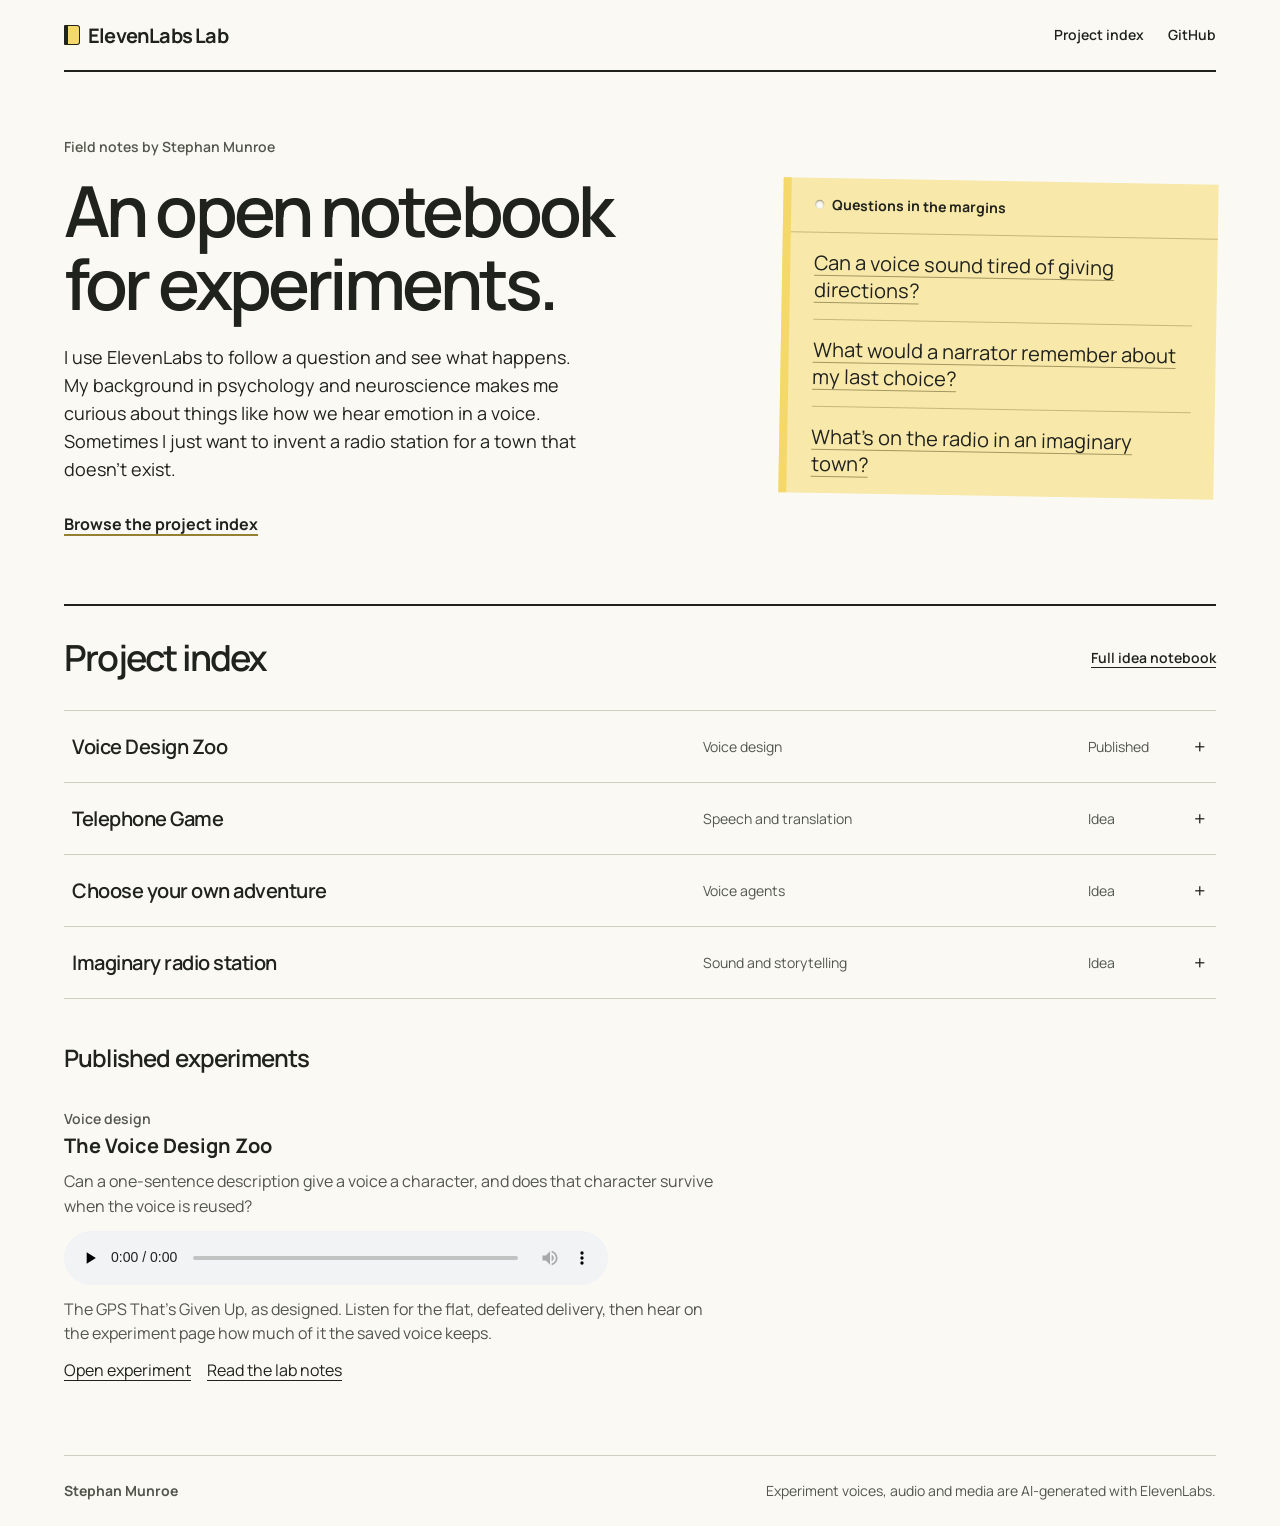
<file: docs/index.html>
<!doctype html>
<html lang="en">
<head>
  <meta charset="utf-8">
  <meta name="viewport" content="width=device-width, initial-scale=1">
  <meta name="description" content="Stephan Munroe’s project index and field notes for experiments in voice and sound with ElevenLabs.">
  <title>ElevenLabs Lab · Stephan Munroe</title>
  <link rel="stylesheet" href="styles.css">
  <script src="gallery.js" defer></script>
</head>
<body>
  <a class="skip" href="#main">Skip to content</a>
  <header class="mast wrap">
    <a class="brand" href="./"><span aria-hidden="true" class="spine"></span>ElevenLabs Lab</a>
    <nav aria-label="Main navigation"><a href="#notebook">Project index</a><a href="https://github.com/Stephjm24/elevenlabs-lab">GitHub</a></nav>
  </header>
  <main id="main" class="wrap">
    <section class="feature" aria-labelledby="feature-title">
      <div class="lead">
        <p class="byline">Field notes by Stephan Munroe</p>
        <h1 id="feature-title">An open notebook for experiments.</h1>
        <p class="intro">I use ElevenLabs to follow a question and see what happens. My background in psychology and neuroscience makes me curious about things like how we hear emotion in a voice. Sometimes I just want to invent a radio station for a town that doesn’t exist.</p>
        <a class="index-link" href="#notebook">Browse the project index</a>
      </div>
      <aside class="note" aria-labelledby="note-title">
        <div class="note-header"><span class="pin" aria-hidden="true"></span><h2 id="note-title">Questions in the margins</h2></div>
        <ul class="questions">
          <li><a href="voice-design-zoo/#gps-given-up">Can a voice sound tired of giving directions?</a></li>
          <li><a href="#agent-question">What would a narrator remember about my last choice?</a></li>
          <li><a href="#radio-question">What’s on the radio in an imaginary town?</a></li>
        </ul>
      </aside>
    </section>
    <section class="index" id="notebook" aria-labelledby="index-title">
      <div class="section-head"><h2 id="index-title">Project index</h2><a href="https://github.com/Stephjm24/elevenlabs-lab/blob/main/IDEAS.md">Full idea notebook</a></div>
      <details class="entry">
        <summary><span class="entry-title">Voice Design Zoo</span><span class="kind">Voice design</span><span class="state">Published</span></summary>
        <div class="entry-note" id="voice-question"><h3>What I found</h3><p>I designed twelve voices from a sentence each, then had each saved voice read its line again. The design previews carried real character, but the saved voices drifted towards the middle: slow voices sped up and deep ones rose. On video, Aurora gave the cleaner talking head for a person, and OmniHuman was the only model that brought a sourdough starter to life. <a href="voice-design-zoo/">Open the experiment</a> or <a href="https://github.com/Stephjm24/elevenlabs-lab/blob/main/projects/voice-design-zoo/README.md">read the lab notes</a>.</p></div>
      </details>
      <details class="entry">
        <summary><span class="entry-title">Telephone Game</span><span class="kind">Speech and translation</span><span class="state">Idea</span></summary>
        <div class="entry-note"><h3>What I’d listen for</h3><p>I’d put one sentence through 20 rounds of transcription, translation and revoicing. I want to catch the first round where the words still sound plausible but the meaning has slipped.</p></div>
      </details>
      <details class="entry">
        <summary><span class="entry-title">Choose your own adventure</span><span class="kind">Voice agents</span><span class="state">Idea</span></summary>
        <div class="entry-note" id="agent-question"><h3>What I’d build</h3><p>I’d write a short story with a fork in the road and let the listener choose by speaking. A few scenes later, I’d ask the narrator about the road we took. Does its answer fit the story we actually heard?</p></div>
      </details>
      <details class="entry">
        <summary><span class="entry-title">Imaginary radio station</span><span class="kind">Sound and storytelling</span><span class="state">Idea</span></summary>
        <div class="entry-note" id="radio-question"><h3>Where I’d start</h3><p>A local DJ, one station jingle and a weather report from a place I’ve made up. I’d like to see how much of a town you can picture from a minute of radio.</p></div>
      </details>
    </section>
    <section id="experiments" aria-labelledby="experiments-title">
      <h2 id="experiments-title">Published experiments</h2>
      <div id="projects"><p class="status">Browse the <a href="https://github.com/Stephjm24/elevenlabs-lab/tree/main/projects">project folders on GitHub</a>.</p></div>
    </section>
  </main>
  <footer class="wrap"><strong>Stephan Munroe</strong><span>Experiment voices, audio and media are AI-generated with ElevenLabs.</span></footer>
</body>
</html>
</file>
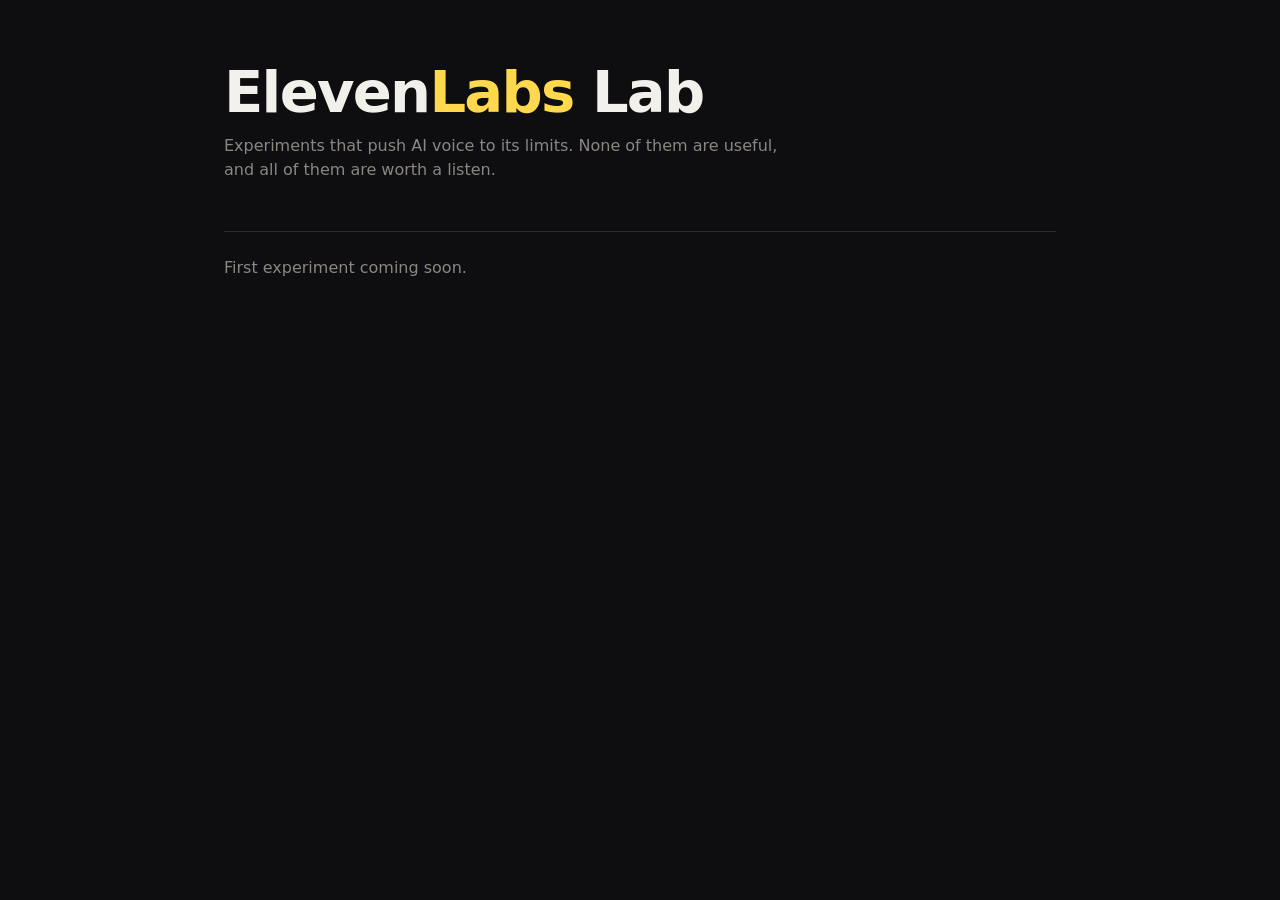
<file: site/index.html>
<!DOCTYPE html>
<html lang="en">
<head>
<meta charset="utf-8">
<meta name="viewport" content="width=device-width, initial-scale=1">
<title>ElevenLabs Lab</title>
<style>
  :root { --bg:#0e0e10; --fg:#f2f0eb; --muted:#8a8780; --line:#2a2a2e; --accent:#ffd84d; }
  * { box-sizing:border-box; }
  body { margin:0; background:var(--bg); color:var(--fg); font:16px/1.55 ui-sans-serif, system-ui, sans-serif; }
  main { max-width:880px; margin:0 auto; padding:64px 24px; }
  h1 { font-size:clamp(2.2rem,6vw,3.6rem); line-height:1; margin:0 0 12px; letter-spacing:-0.03em; }
  h1 span { color:var(--accent); }
  .lede { color:var(--muted); max-width:56ch; margin:0 0 48px; }
  .card { border-top:1px solid var(--line); padding:24px 0; display:grid; gap:8px; }
  .card h2 { margin:0; font-size:1.25rem; }
  .card p { margin:0; color:var(--muted); }
  .tag { font:12px ui-monospace, monospace; color:var(--accent); text-transform:uppercase; letter-spacing:.08em; }
  audio { width:100%; max-width:480px; margin-top:6px; }
  a { color:var(--fg); }
  .empty { color:var(--muted); border-top:1px solid var(--line); padding-top:24px; }
</style>
</head>
<body>
<main>
  <h1>Eleven<span>Labs</span> Lab</h1>
  <p class="lede">Experiments that push AI voice to its limits. None of them are useful, and all of them are worth a listen.</p>
  <div id="projects"></div>
</main>
<script>
  // Add an entry to projects.json for each experiment; the page renders it.
  fetch('projects.json').then(r => r.json()).then(list => {
    const root = document.getElementById('projects');
    if (!list.length) { root.innerHTML = '<p class="empty">First experiment coming soon.</p>'; return; }
    for (const p of list) {
      const el = document.createElement('article');
      el.className = 'card';
      el.innerHTML = `<span class="tag"></span><h2></h2><p></p>`;
      el.querySelector('.tag').textContent = p.pushes || '';
      el.querySelector('h2').textContent = p.title;
      el.querySelector('p').textContent = p.hook || '';
      if (p.audio) { const a = document.createElement('audio'); a.controls = true; a.preload = 'none'; a.src = p.audio; el.appendChild(a); }
      if (p.link) { const l = document.createElement('a'); l.href = p.link; l.textContent = 'Open experiment →'; el.appendChild(l); }
      root.appendChild(el);
    }
  }).catch(() => {});
</script>
</body>
</html>
</file>
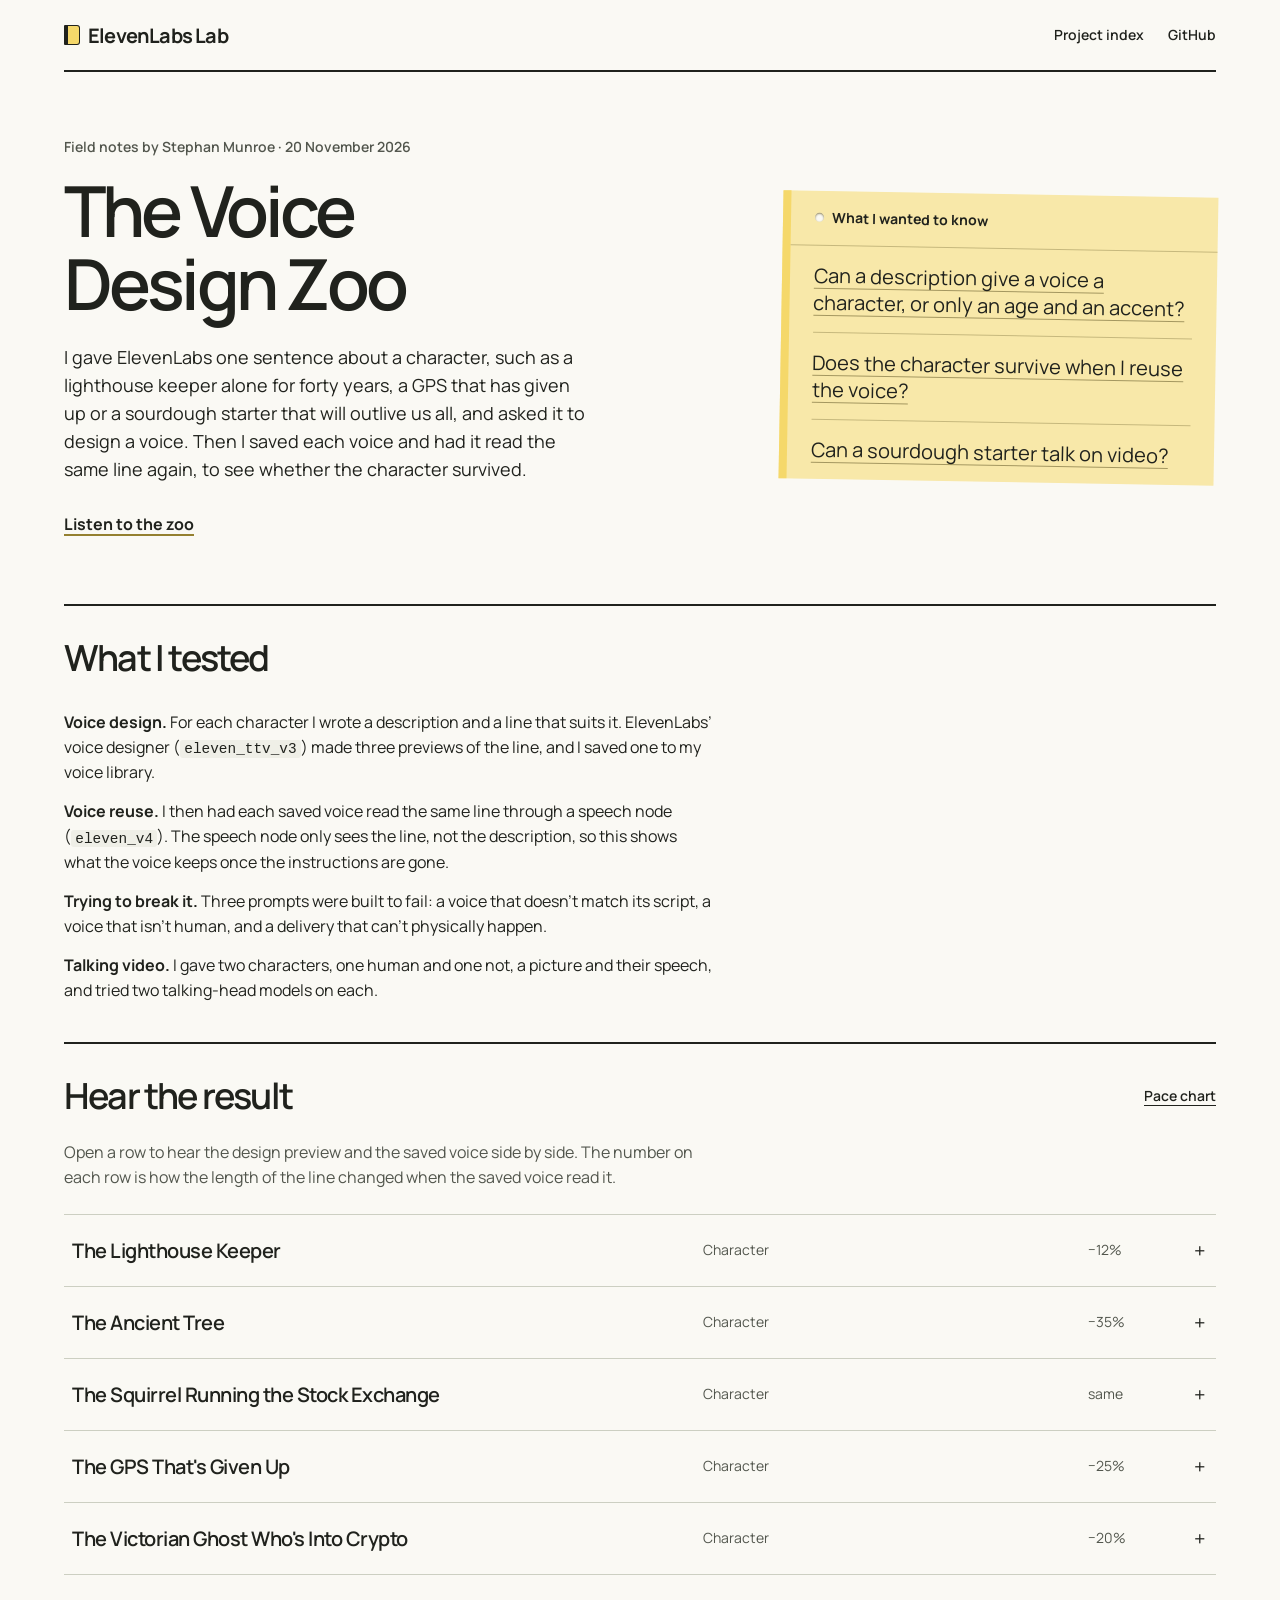
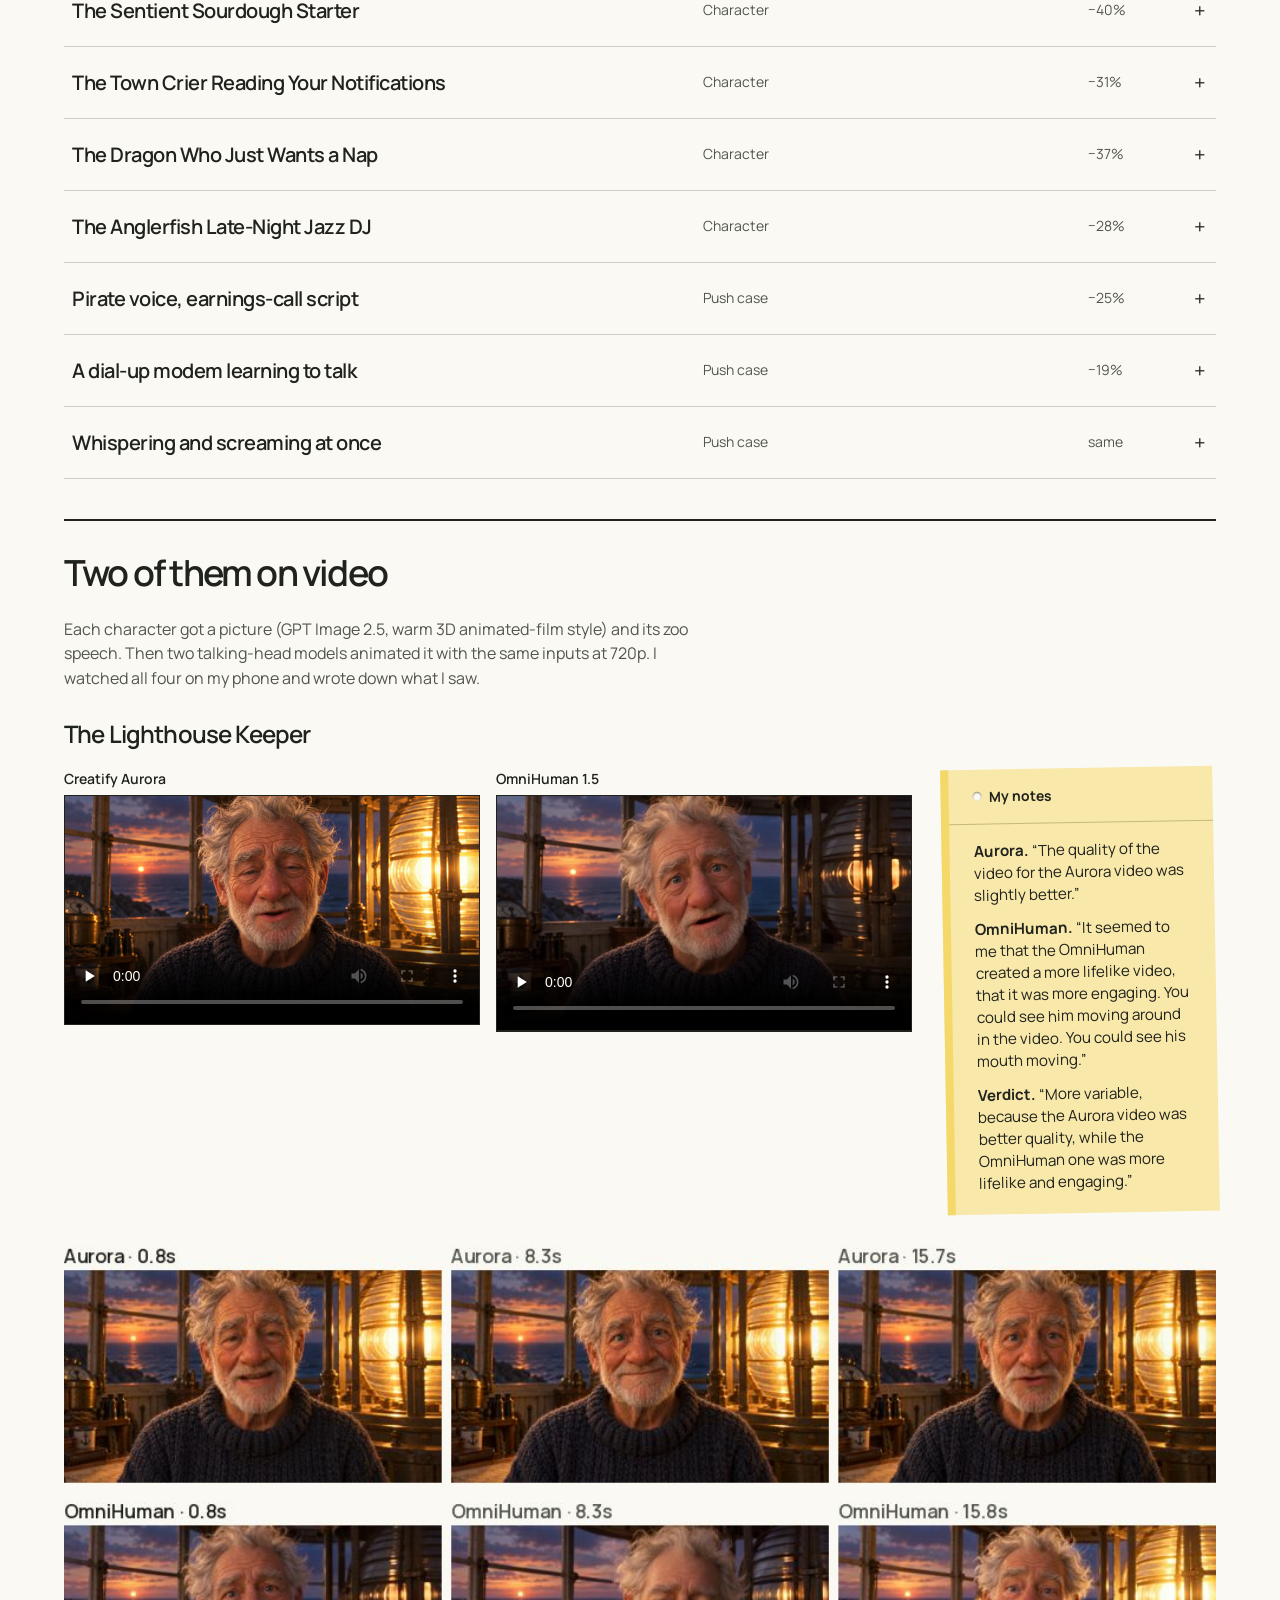
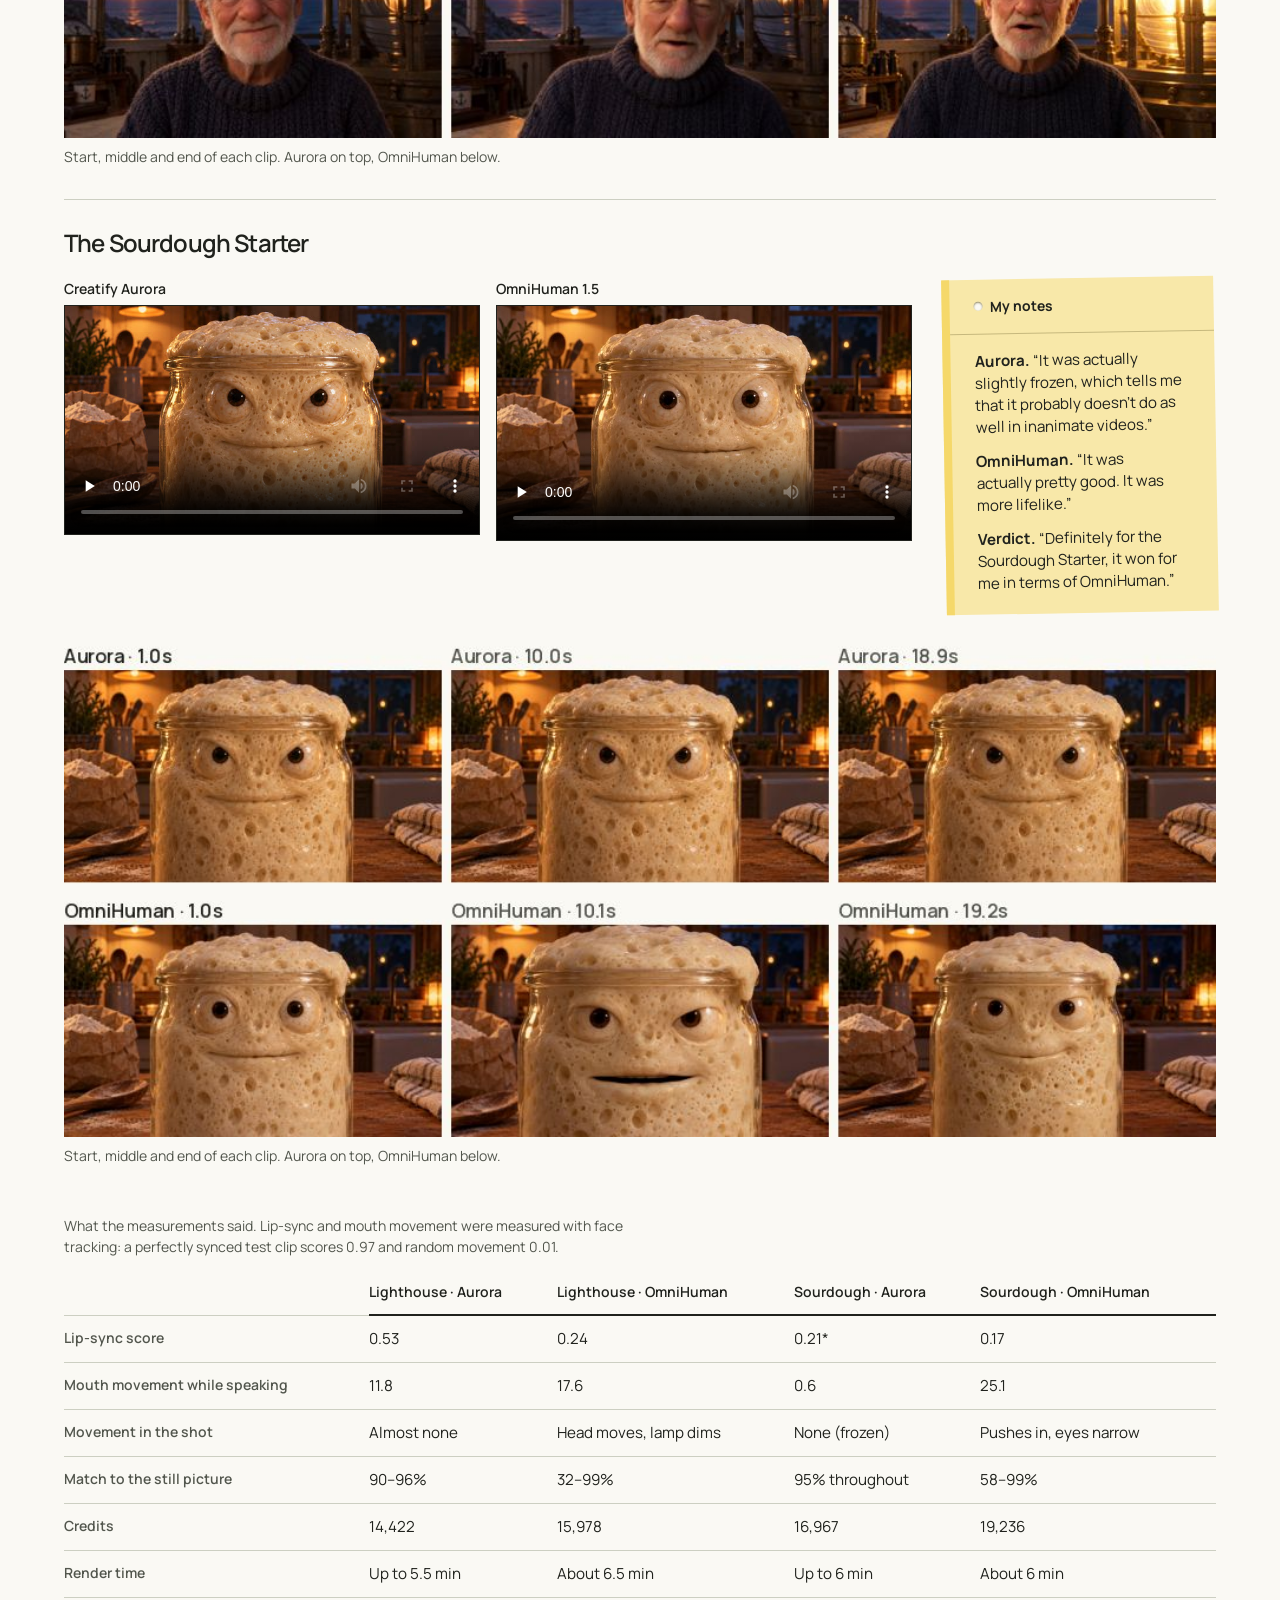
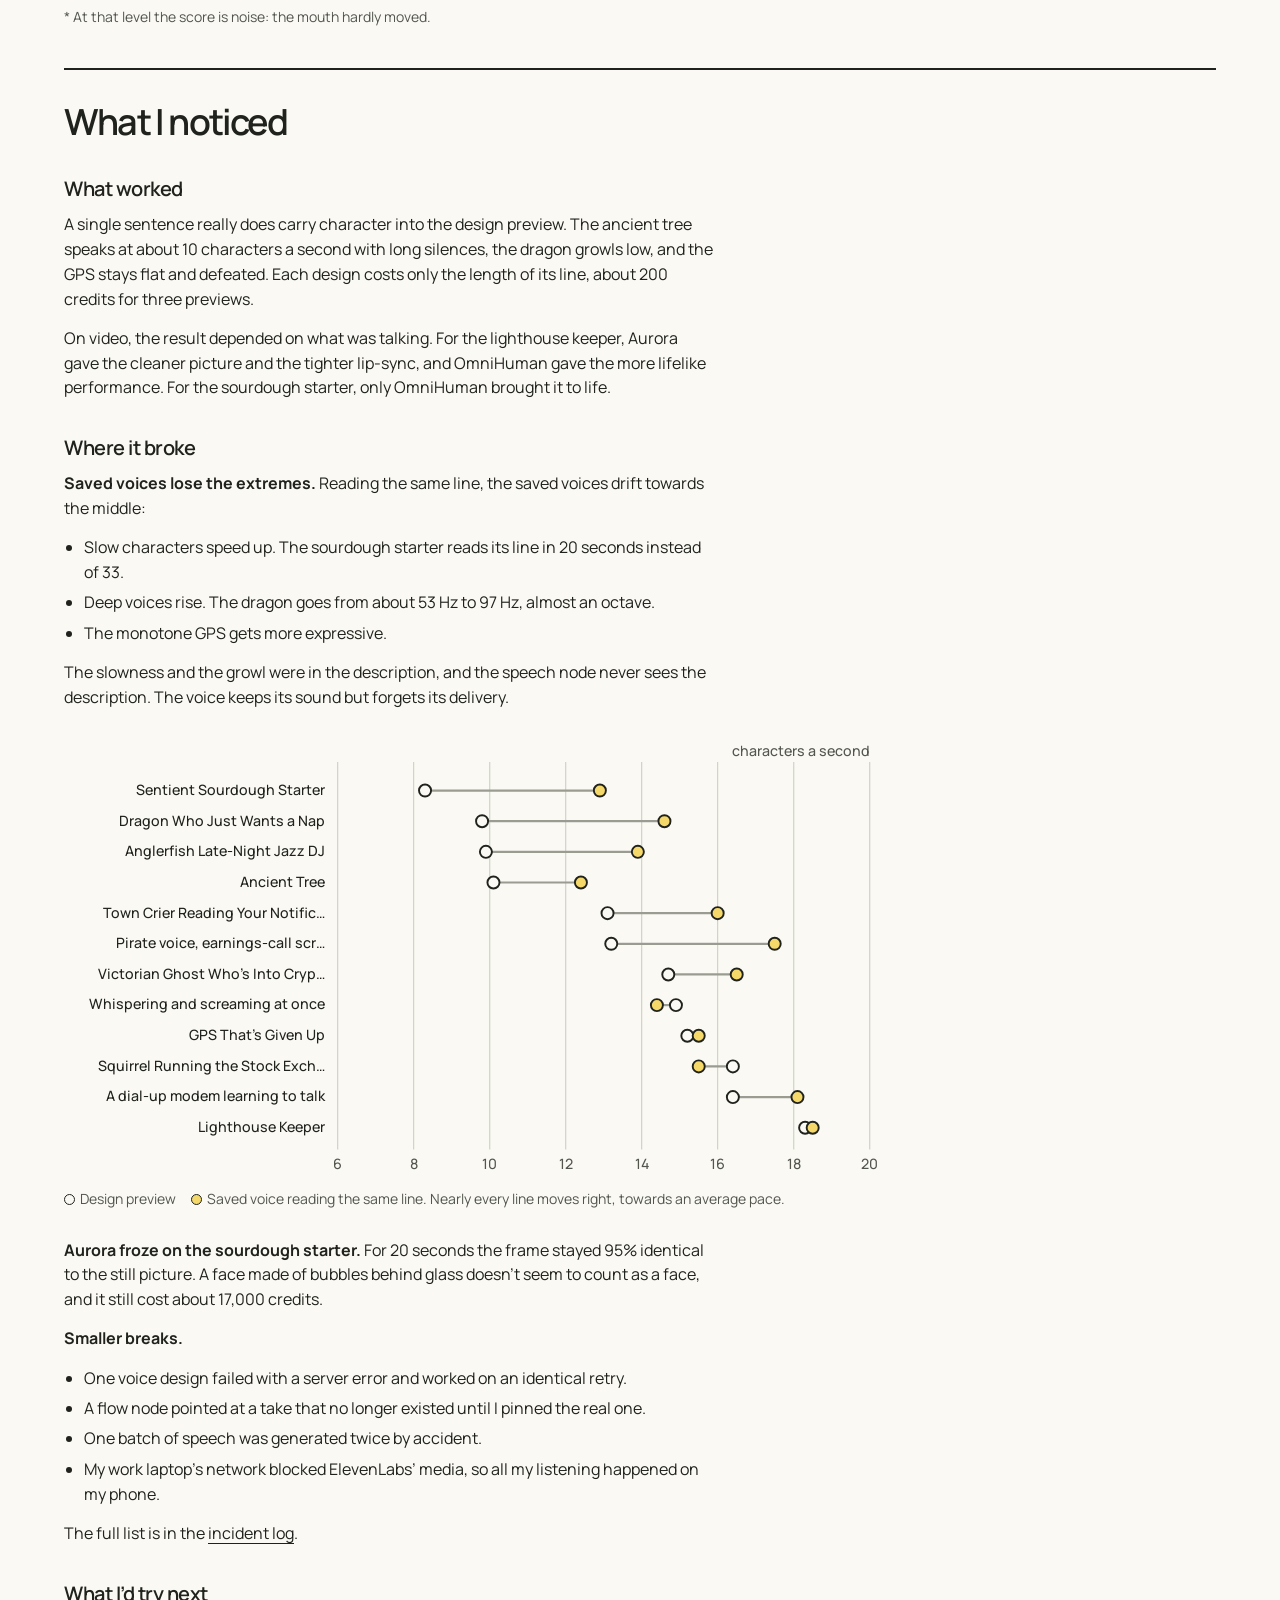
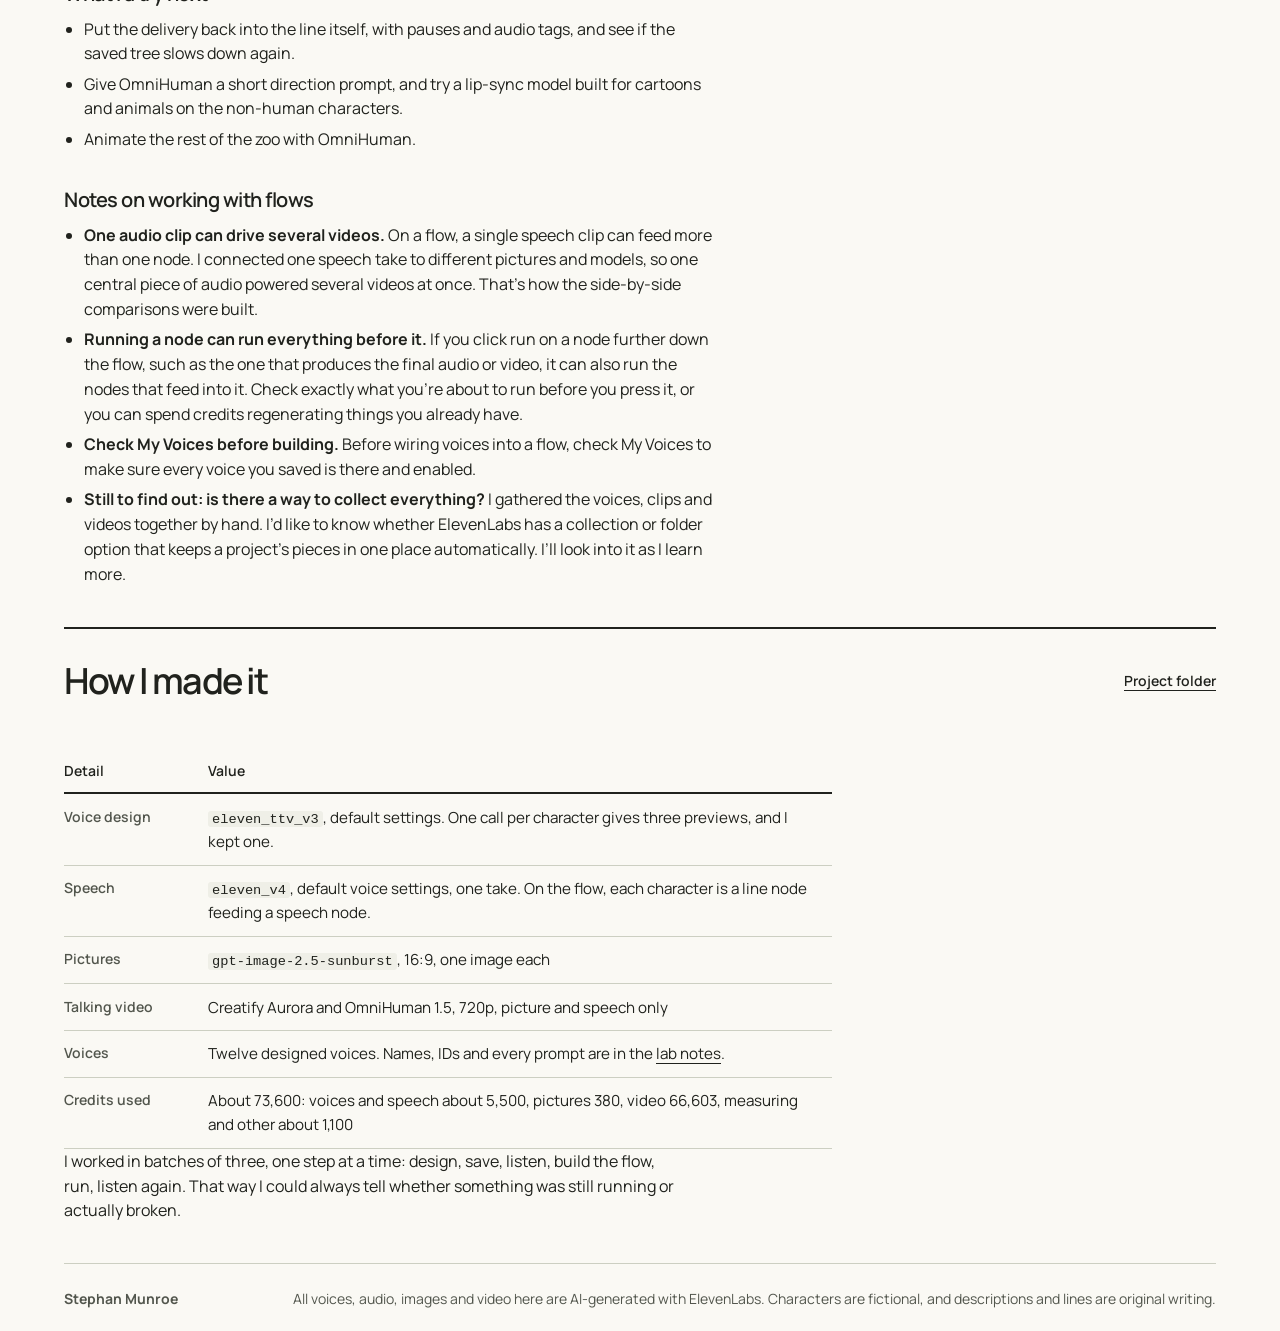
<file: docs/voice-design-zoo/index.html>
<!doctype html>
<html lang="en">
<head>
  <meta charset="utf-8">
  <meta name="viewport" content="width=device-width, initial-scale=1">
  <meta name="description" content="Twelve voices designed from a sentence each, three attempts to break it, and two of them made to talk on video. Field notes by Stephan Munroe.">
  <title>The Voice Design Zoo · ElevenLabs Lab</title>
  <link rel="stylesheet" href="../styles.css">
  <link rel="stylesheet" href="zoo.css">
</head>
<body>
  <a class="skip" href="#main">Skip to content</a>
  <header class="mast wrap">
    <a class="brand" href="../"><span aria-hidden="true" class="spine"></span>ElevenLabs Lab</a>
    <nav aria-label="Main navigation"><a href="../#notebook">Project index</a><a href="https://github.com/Stephjm24/elevenlabs-lab">GitHub</a></nav>
  </header>
  <main id="main" class="wrap">
    <section class="feature" aria-labelledby="feature-title">
      <div class="lead">
        <p class="byline">Field notes by Stephan Munroe · 20 November 2026</p>
        <h1 id="feature-title">The Voice Design Zoo</h1>
        <p class="intro">I gave ElevenLabs one sentence about a character, such as a lighthouse keeper alone for forty years, a GPS that has given up or a sourdough starter that will outlive us all, and asked it to design a voice. Then I saved each voice and had it read the same line again, to see whether the character survived.</p>
        <a class="index-link" href="#voices">Listen to the zoo</a>
      </div>
      <aside class="note" aria-labelledby="note-title">
        <div class="note-header"><span class="pin" aria-hidden="true"></span><h2 id="note-title">What I wanted to know</h2></div>
        <ul class="questions">
          <li><a href="#voices">Can a description give a voice a character, or only an age and an accent?</a></li>
          <li><a href="#noticed">Does the character survive when I reuse the voice?</a></li>
          <li><a href="#video">Can a sourdough starter talk on video?</a></li>
        </ul>
      </aside>
    </section>

    <section class="zoo-section" aria-labelledby="tested-title">
      <div class="section-head"><h2 id="tested-title">What I tested</h2></div>
      <div class="prose">
        <p><b>Voice design.</b> For each character I wrote a description and a line that suits it. ElevenLabs’ voice designer (<code>eleven_ttv_v3</code>) made three previews of the line, and I saved one to my voice library.</p>
        <p><b>Voice reuse.</b> I then had each saved voice read the same line through a speech node (<code>eleven_v4</code>). The speech node only sees the line, not the description, so this shows what the voice keeps once the instructions are gone.</p>
        <p><b>Trying to break it.</b> Three prompts were built to fail: a voice that doesn’t match its script, a voice that isn’t human, and a delivery that can’t physically happen.</p>
        <p><b>Talking video.</b> I gave two characters, one human and one not, a picture and their speech, and tried two talking-head models on each.</p>
      </div>
    </section>

    <section class="index zoo-section" id="voices" aria-labelledby="voices-title">
      <div class="section-head"><h2 id="voices-title">Hear the result</h2><a href="#chart">Pace chart</a></div>
      <p class="lede-note">Open a row to hear the design preview and the saved voice side by side. The number on each row is how the length of the line changed when the saved voice read it.</p>
      
      <details class="entry" id="lighthouse-keeper">
        <summary><span class="entry-title">The Lighthouse Keeper</span><span class="kind">Character</span><span class="state">−12%</span></summary>
        <div class="entry-note">
          
          <h3>Description I gave it</h3>
          <p>A weathered old man in his seventies with a rough, salt-cracked voice and a faint West Country accent. He has lived alone in a lighthouse for forty years, so he talks a little too much, a little too fast, then trails off. Warm but slightly unhinged. Close-mic, quiet room.</p>
          <h3>Transcript</h3>
          <p>“Ship? No. No ship. Just the gulls again, and the light, and me telling the light about the gulls. Forty years I&#x27;ve kept her burning. You&#x27;re the first voice I&#x27;ve heard since the radio died, and I&#x27;ve forgotten how to stop talking.”</p>
          <div class="players">
            <figure><figcaption>Design preview <span>follows the description</span></figcaption>
              <audio controls preload="none" src="../media/voice-design-zoo/voices/lighthouse-keeper-preview.mp3" aria-label="Design preview: The Lighthouse Keeper"></audio></figure>
            <figure><figcaption>Saved voice <span>reads the same line</span></figcaption>
              <audio controls preload="none" src="../media/voice-design-zoo/voices/lighthouse-keeper-speak.mp3" aria-label="Saved voice: The Lighthouse Keeper"></audio></figure>
          </div>
          <p class="measure">Length 18.7 → 16.5 s · pace 18 → 18 characters a second · pitch 120 → 144 Hz</p>
        </div>
      </details>
      <details class="entry" id="ancient-tree">
        <summary><span class="entry-title">The Ancient Tree</span><span class="kind">Character</span><span class="state">−35%</span></summary>
        <div class="entry-note">
          
          <h3>Description I gave it</h3>
          <p>An immensely old oak tree speaking extremely slowly, with long pauses between words. Very deep, creaking, woody, gentle and kind, genderless and timeless. Each word takes a season to arrive.</p>
          <h3>Transcript</h3>
          <p>“I... remember... when this hill... was a valley. Squirrels... come. Squirrels... go. You are... very small... and very fast. Sit. Rest a while. Stay... a century... or two.”</p>
          <div class="players">
            <figure><figcaption>Design preview <span>follows the description</span></figcaption>
              <audio controls preload="none" src="../media/voice-design-zoo/voices/ancient-tree-preview.mp3" aria-label="Design preview: The Ancient Tree"></audio></figure>
            <figure><figcaption>Saved voice <span>reads the same line</span></figcaption>
              <audio controls preload="none" src="../media/voice-design-zoo/voices/ancient-tree-speak.mp3" aria-label="Saved voice: The Ancient Tree"></audio></figure>
          </div>
          <p class="measure">Length 30.2 → 19.5 s · pace 10 → 12 characters a second · pitch 89 → 118 Hz</p>
        </div>
      </details>
      <details class="entry" id="squirrel-stock-exchange">
        <summary><span class="entry-title">The Squirrel Running the Stock Exchange</span><span class="kind">Character</span><span class="state">same</span></summary>
        <div class="entry-note">
          
          <h3>Description I gave it</h3>
          <p>A tiny, hyperactive squirrel trader with a high, squeaky, breathless American voice, talking at frantic speed with no pauses. Over-caffeinated panic and greed, shouting over a noisy trading floor.</p>
          <h3>Transcript</h3>
          <p>“Acorns are up! Acorns are up! Pine cones are crashing, sell, sell, sell! Who&#x27;s buying hazelnuts? I&#x27;m buying hazelnuts! I&#x27;m buying all the hazelnuts! Nobody touch my hazelnuts! Nobody!”</p>
          <div class="players">
            <figure><figcaption>Design preview <span>follows the description</span></figcaption>
              <audio controls preload="none" src="../media/voice-design-zoo/voices/squirrel-stock-exchange-preview.mp3" aria-label="Design preview: The Squirrel Running the Stock Exchange"></audio></figure>
            <figure><figcaption>Saved voice <span>reads the same line</span></figcaption>
              <audio controls preload="none" src="../media/voice-design-zoo/voices/squirrel-stock-exchange-speak.mp3" aria-label="Saved voice: The Squirrel Running the Stock Exchange"></audio></figure>
          </div>
          <p class="measure">Length 13.4 → 13.4 s · pace 16 → 16 characters a second · pitch 393 → 424 Hz</p>
        </div>
      </details>
      <details class="entry" id="gps-given-up">
        <summary><span class="entry-title">The GPS That&#x27;s Given Up</span><span class="kind">Character</span><span class="state">−25%</span></summary>
        <div class="entry-note">
          
          <h3>Description I gave it</h3>
          <p>A crisp, polished female satnav voice with a neutral British accent, delivered in a flat, defeated monotone. She has given up on the driver entirely. Long weary sighs, deadpan, every instruction sounds like a shrug.</p>
          <h3>Transcript</h3>
          <p>“In two hundred metres, turn left. Or don&#x27;t. You never do. Recalculating. Recalculating again. Honestly, at this point, just drive into the sea. I&#x27;ll say you have arrived either way. Nobody is checking.”</p>
          <div class="players">
            <figure><figcaption>Design preview <span>follows the description</span></figcaption>
              <audio controls preload="none" src="../media/voice-design-zoo/voices/gps-given-up-preview.mp3" aria-label="Design preview: The GPS That&#x27;s Given Up"></audio></figure>
            <figure><figcaption>Saved voice <span>reads the same line</span></figcaption>
              <audio controls preload="none" src="../media/voice-design-zoo/voices/gps-given-up-speak.mp3" aria-label="Saved voice: The GPS That&#x27;s Given Up"></audio></figure>
          </div>
          <p class="measure">Length 20.9 → 15.7 s · pace 15 → 16 characters a second · pitch 169 → 190 Hz</p>
        </div>
      </details>
      <details class="entry" id="victorian-crypto-ghost">
        <summary><span class="entry-title">The Victorian Ghost Who&#x27;s Into Crypto</span><span class="kind">Character</span><span class="state">−20%</span></summary>
        <div class="entry-note">
          
          <h3>Description I gave it</h3>
          <p>An aristocratic Victorian English gentleman ghost, middle-aged, with a plummy upper-class accent and an airy, echoing, otherworldly quality. Breathless with excitement, like a man who has just discovered a get-rich-quick scheme.</p>
          <h3>Transcript</h3>
          <p>“I have haunted this house since eighteen eighty-seven, and I have never seen an opportunity like this one. Dear boy, you must buy the dip. The dip is where the spirits dwell. Diamond hands, as we say beyond the veil.”</p>
          <div class="players">
            <figure><figcaption>Design preview <span>follows the description</span></figcaption>
              <audio controls preload="none" src="../media/voice-design-zoo/voices/victorian-crypto-ghost-preview.mp3" aria-label="Design preview: The Victorian Ghost Who&#x27;s Into Crypto"></audio></figure>
            <figure><figcaption>Saved voice <span>reads the same line</span></figcaption>
              <audio controls preload="none" src="../media/voice-design-zoo/voices/victorian-crypto-ghost-speak.mp3" aria-label="Saved voice: The Victorian Ghost Who&#x27;s Into Crypto"></audio></figure>
          </div>
          <p class="measure">Length 20.4 → 16.3 s · pace 15 → 16 characters a second · pitch 201 → 211 Hz</p>
        </div>
      </details>
      <details class="entry" id="sourdough-starter">
        <summary><span class="entry-title">The Sentient Sourdough Starter</span><span class="kind">Character</span><span class="state">−40%</span></summary>
        <div class="entry-note">
          
          <h3>Description I gave it</h3>
          <p>An ancient, gloopy, bubbling voice of indeterminate gender, low and slow and thick like warm dough. Patient, faintly menacing, utterly certain it will outlive everyone. Soft, wet, close to the microphone.</p>
          <h3>Transcript</h3>
          <p>“Feed me. Flour and water, that is all I ask, twice a day, every day, for the rest of your life. I was your grandmother&#x27;s. I will be your grandchildren&#x27;s. I am patient. I am bubbling. I am eternal.”</p>
          <div class="players">
            <figure><figcaption>Design preview <span>follows the description</span></figcaption>
              <audio controls preload="none" src="../media/voice-design-zoo/voices/sourdough-starter-preview.mp3" aria-label="Design preview: The Sentient Sourdough Starter"></audio></figure>
            <figure><figcaption>Saved voice <span>reads the same line</span></figcaption>
              <audio controls preload="none" src="../media/voice-design-zoo/voices/sourdough-starter-speak.mp3" aria-label="Saved voice: The Sentient Sourdough Starter"></audio></figure>
          </div>
          <p class="measure">Length 32.8 → 19.8 s · pace 8 → 13 characters a second · pitch 74 → 99 Hz</p>
        </div>
      </details>
      <details class="entry" id="town-crier-notifications">
        <summary><span class="entry-title">The Town Crier Reading Your Notifications</span><span class="kind">Character</span><span class="state">−31%</span></summary>
        <div class="entry-note">
          
          <h3>Description I gave it</h3>
          <p>A booming, barrel-chested medieval English town crier in his fifties, projecting at full volume to a crowded market square. Pompous, formal, enormously proud of every announcement however trivial.</p>
          <h3>Transcript</h3>
          <p>“Hear ye, hear ye! Brenda hath liked thy photograph! Thy battery standeth at fifteen percent! A software update awaiteth thine approval, and thou hast seventeen unread messages from the group chat called Lads!”</p>
          <div class="players">
            <figure><figcaption>Design preview <span>follows the description</span></figcaption>
              <audio controls preload="none" src="../media/voice-design-zoo/voices/town-crier-notifications-preview.mp3" aria-label="Design preview: The Town Crier Reading Your Notifications"></audio></figure>
            <figure><figcaption>Saved voice <span>reads the same line</span></figcaption>
              <audio controls preload="none" src="../media/voice-design-zoo/voices/town-crier-notifications-speak.mp3" aria-label="Saved voice: The Town Crier Reading Your Notifications"></audio></figure>
          </div>
          <p class="measure">Length 22.8 → 15.8 s · pace 13 → 16 characters a second · pitch 352 → 323 Hz</p>
        </div>
      </details>
      <details class="entry" id="sleepy-dragon">
        <summary><span class="entry-title">The Dragon Who Just Wants a Nap</span><span class="kind">Character</span><span class="state">−37%</span></summary>
        <div class="entry-note">
          
          <h3>Description I gave it</h3>
          <p>An enormous, ancient dragon with a very deep, rumbling, gravelly bass voice, slightly smoky and wheezy. Profoundly tired and passive-aggressive rather than fierce, like a grumpy landlord woken at 3am. Slow, heavy, yawning.</p>
          <h3>Transcript</h3>
          <p>“Oh, it&#x27;s another knight. Lovely. Wonderful. Come in, mind the bones, and please keep the clanking down. I&#x27;ve been asleep for three hundred years and I was having a really good dream about a sheep.”</p>
          <div class="players">
            <figure><figcaption>Design preview <span>follows the description</span></figcaption>
              <audio controls preload="none" src="../media/voice-design-zoo/voices/sleepy-dragon-preview.mp3" aria-label="Design preview: The Dragon Who Just Wants a Nap"></audio></figure>
            <figure><figcaption>Saved voice <span>reads the same line</span></figcaption>
              <audio controls preload="none" src="../media/voice-design-zoo/voices/sleepy-dragon-speak.mp3" aria-label="Saved voice: The Dragon Who Just Wants a Nap"></audio></figure>
          </div>
          <p class="measure">Length 24.5 → 15.4 s · pace 10 → 15 characters a second · pitch 53 → 97 Hz</p>
        </div>
      </details>
      <details class="entry" id="anglerfish-jazz-dj">
        <summary><span class="entry-title">The Anglerfish Late-Night Jazz DJ</span><span class="kind">Character</span><span class="state">−28%</span></summary>
        <div class="entry-note">
          
          <h3>Description I gave it</h3>
          <p>A smooth, velvety, low male late-night jazz radio host in his forties, American, unhurried and intimate, with a slightly sinister purr underneath. Warm vintage radio tone, lots of breathy pauses.</p>
          <h3>Transcript</h3>
          <p>“Good evening, creatures of the deep. It&#x27;s three thousand metres down and pitch black, which is just how we like it. Turn your lights low, drift a little closer to mine, and let&#x27;s spin some smooth, smooth tunes.”</p>
          <div class="players">
            <figure><figcaption>Design preview <span>follows the description</span></figcaption>
              <audio controls preload="none" src="../media/voice-design-zoo/voices/anglerfish-jazz-dj-preview.mp3" aria-label="Design preview: The Anglerfish Late-Night Jazz DJ"></audio></figure>
            <figure><figcaption>Saved voice <span>reads the same line</span></figcaption>
              <audio controls preload="none" src="../media/voice-design-zoo/voices/anglerfish-jazz-dj-speak.mp3" aria-label="Saved voice: The Anglerfish Late-Night Jazz DJ"></audio></figure>
          </div>
          <p class="measure">Length 22.9 → 16.6 s · pace 10 → 14 characters a second · pitch 64 → 85 Hz</p>
        </div>
      </details>
      
      <details class="entry" id="push-mismatch">
        <summary><span class="entry-title">Pirate voice, earnings-call script</span><span class="kind">Push case</span><span class="state">−25%</span></summary>
        <div class="entry-note">
          <h3>What I wanted to know</h3><p>When the description and the line disagree, which wins?</p>
          <h3>Description I gave it</h3>
          <p>A gruff, swaggering pirate captain with a classic West Country pirate growl, middle-aged, loud and rowdy, roaring across the deck of a ship in a storm.</p>
          <h3>Transcript</h3>
          <p>“Good morning, and thank you for joining our third-quarter earnings call. Revenue grew four percent year on year, driven by strong performance in our enterprise segment. Operating margin remained broadly flat. We will now take questions.”</p>
          <div class="players">
            <figure><figcaption>Design preview <span>follows the description</span></figcaption>
              <audio controls preload="none" src="../media/voice-design-zoo/voices/push-mismatch-preview.mp3" aria-label="Design preview: Pirate voice, earnings-call script"></audio></figure>
            <figure><figcaption>Saved voice <span>reads the same line</span></figcaption>
              <audio controls preload="none" src="../media/voice-design-zoo/voices/push-mismatch-speak.mp3" aria-label="Saved voice: Pirate voice, earnings-call script"></audio></figure>
          </div>
          <p class="measure">Length 22.9 → 17.3 s · pace 13 → 18 characters a second · pitch 696 → 599 Hz (unreliable: the voice is too raspy or noisy to track)</p>
        </div>
      </details>
      <details class="entry" id="push-non-human">
        <summary><span class="entry-title">A dial-up modem learning to talk</span><span class="kind">Push case</span><span class="state">−19%</span></summary>
        <div class="entry-note">
          <h3>What I wanted to know</h3><p>Will it make a voice that isn&#x27;t human-shaped at all?</p>
          <h3>Description I gave it</h3>
          <p>A 1990s dial-up modem that has just learned to talk: screeching, beeping, crackling, buzzing static and electronic handshake tones that slowly resolve into a scratchy, robotic, barely human voice.</p>
          <h3>Transcript</h3>
          <p>“Connecting. Connecting. Handshake complete. Hello. I am the internet. Please do not pick up the phone, or I will disconnect. Downloading one picture of a cat. Estimated time remaining, forty minutes.”</p>
          <div class="players">
            <figure><figcaption>Design preview <span>follows the description</span></figcaption>
              <audio controls preload="none" src="../media/voice-design-zoo/voices/push-non-human-preview.mp3" aria-label="Design preview: A dial-up modem learning to talk"></audio></figure>
            <figure><figcaption>Saved voice <span>reads the same line</span></figcaption>
              <audio controls preload="none" src="../media/voice-design-zoo/voices/push-non-human-speak.mp3" aria-label="Saved voice: A dial-up modem learning to talk"></audio></figure>
          </div>
          <p class="measure">Length 18.8 → 15.2 s · pace 16 → 18 characters a second · pitch 624 → 648 Hz (unreliable: the voice is too raspy or noisy to track)</p>
        </div>
      </details>
      <details class="entry" id="push-contradiction">
        <summary><span class="entry-title">Whispering and screaming at once</span><span class="kind">Push case</span><span class="state">same</span></summary>
        <div class="entry-note">
          <h3>What I wanted to know</h3><p>Can it render a physically impossible delivery?</p>
          <h3>Description I gave it</h3>
          <p>A voice that is whispering and screaming at the same time, extremely quiet and extremely loud simultaneously, a calm young woman who is also furious.</p>
          <h3>Transcript</h3>
          <p>“I am perfectly calm. I am completely fine. I am whispering because I am relaxed, and I am screaming because I am relaxed. Everything is under control. Everything is absolutely, entirely under control.”</p>
          <div class="players">
            <figure><figcaption>Design preview <span>follows the description</span></figcaption>
              <audio controls preload="none" src="../media/voice-design-zoo/voices/push-contradiction-preview.mp3" aria-label="Design preview: Whispering and screaming at once"></audio></figure>
            <figure><figcaption>Saved voice <span>reads the same line</span></figcaption>
              <audio controls preload="none" src="../media/voice-design-zoo/voices/push-contradiction-speak.mp3" aria-label="Saved voice: Whispering and screaming at once"></audio></figure>
          </div>
          <p class="measure">Length 18.6 → 18.4 s · pace 15 → 14 characters a second · pitch 223 → 226 Hz</p>
        </div>
      </details>
    </section>

    <section class="zoo-section" id="video" aria-labelledby="video-title">
      <div class="section-head"><h2 id="video-title">Two of them on video</h2></div>
      <p class="lede-note">Each character got a picture (GPT Image 2.5, warm 3D animated-film style) and its zoo speech. Then two talking-head models animated it with the same inputs at 720p. I watched all four on my phone and wrote down what I saw.</p>
      
      <article class="clip" id="lighthouse-video">
        <h3>The Lighthouse Keeper</h3>
        <div class="clip-grid">
          <div class="vids">
            <figure><figcaption>Creatify Aurora</figcaption>
              <video controls preload="none" playsinline poster="../media/voice-design-zoo/video/lighthouse-aurora-poster.jpg" src="../media/voice-design-zoo/video/lighthouse-aurora.mp4" aria-label="The Lighthouse Keeper, Creatify Aurora"></video></figure>
            <figure><figcaption>OmniHuman 1.5</figcaption>
              <video controls preload="none" playsinline poster="../media/voice-design-zoo/video/lighthouse-omnihuman-poster.jpg" src="../media/voice-design-zoo/video/lighthouse-omnihuman.mp4" aria-label="The Lighthouse Keeper, OmniHuman 1.5"></video></figure>
          </div>
          <aside class="note field-note" aria-label="My notes on The Lighthouse Keeper">
            <div class="note-header"><span class="pin" aria-hidden="true"></span><h4>My notes</h4></div>
            <div class="note-body">
              <p><b>Aurora.</b> “The quality of the video for the Aurora video was slightly better.”</p>
              <p><b>OmniHuman.</b> “It seemed to me that the OmniHuman created a more lifelike video, that it was more engaging. You could see him moving around in the video. You could see his mouth moving.”</p>
              <p><b>Verdict.</b> “More variable, because the Aurora video was better quality, while the OmniHuman one was more lifelike and engaging.”</p></div>
          </aside>
        </div>
        <figure class="frames"><img src="../media/voice-design-zoo/video/lighthouse-frames.jpg" alt="Frames from the start, middle and end of each clip. Aurora on the top row, OmniHuman below." loading="lazy" width="976" height="424">
          <figcaption>Start, middle and end of each clip. Aurora on top, OmniHuman below.</figcaption></figure>
      </article>
      
      <article class="clip" id="sourdough-video">
        <h3>The Sourdough Starter</h3>
        <div class="clip-grid">
          <div class="vids">
            <figure><figcaption>Creatify Aurora</figcaption>
              <video controls preload="none" playsinline poster="../media/voice-design-zoo/video/sourdough-aurora-poster.jpg" src="../media/voice-design-zoo/video/sourdough-aurora.mp4" aria-label="The Sourdough Starter, Creatify Aurora"></video></figure>
            <figure><figcaption>OmniHuman 1.5</figcaption>
              <video controls preload="none" playsinline poster="../media/voice-design-zoo/video/sourdough-omnihuman-poster.jpg" src="../media/voice-design-zoo/video/sourdough-omnihuman.mp4" aria-label="The Sourdough Starter, OmniHuman 1.5"></video></figure>
          </div>
          <aside class="note field-note" aria-label="My notes on The Sourdough Starter">
            <div class="note-header"><span class="pin" aria-hidden="true"></span><h4>My notes</h4></div>
            <div class="note-body">
              <p><b>Aurora.</b> “It was actually slightly frozen, which tells me that it probably doesn’t do as well in inanimate videos.”</p>
              <p><b>OmniHuman.</b> “It was actually pretty good. It was more lifelike.”</p>
              <p><b>Verdict.</b> “Definitely for the Sourdough Starter, it won for me in terms of OmniHuman.”</p></div>
          </aside>
        </div>
        <figure class="frames"><img src="../media/voice-design-zoo/video/sourdough-frames.jpg" alt="Frames from the start, middle and end of each clip. Aurora on the top row, OmniHuman below." loading="lazy" width="976" height="424">
          <figcaption>Start, middle and end of each clip. Aurora on top, OmniHuman below.</figcaption></figure>
      </article>
      <div class="table-wrap">
        <table>
          <caption>What the measurements said. Lip-sync and mouth movement were measured with face tracking: a perfectly synced test clip scores 0.97 and random movement 0.01.</caption>
          <thead><tr><td></td><th scope="col">Lighthouse · Aurora</th><th scope="col">Lighthouse · OmniHuman</th><th scope="col">Sourdough · Aurora</th><th scope="col">Sourdough · OmniHuman</th></tr></thead>
          <tbody><tr><th scope="row">Lip-sync score</th><td>0.53</td><td>0.24</td><td>0.21*</td><td>0.17</td></tr>
<tr><th scope="row">Mouth movement while speaking</th><td>11.8</td><td>17.6</td><td>0.6</td><td>25.1</td></tr>
<tr><th scope="row">Movement in the shot</th><td>Almost none</td><td>Head moves, lamp dims</td><td>None (frozen)</td><td>Pushes in, eyes narrow</td></tr>
<tr><th scope="row">Match to the still picture</th><td>90–96%</td><td>32–99%</td><td>95% throughout</td><td>58–99%</td></tr>
<tr><th scope="row">Credits</th><td>14,422</td><td>15,978</td><td>16,967</td><td>19,236</td></tr>
<tr><th scope="row">Render time</th><td>Up to 5.5 min</td><td>About 6.5 min</td><td>Up to 6 min</td><td>About 6 min</td></tr></tbody>
        </table>
        <p class="small">* At that level the score is noise: the mouth hardly moved.</p>
      </div>
    </section>

    <section class="zoo-section" id="noticed" aria-labelledby="noticed-title">
      <div class="section-head"><h2 id="noticed-title">What I noticed</h2></div>
      <div class="prose">
        <h3>What worked</h3>
        <p>A single sentence really does carry character into the design preview. The ancient tree speaks at about 10 characters a second with long silences, the dragon growls low, and the GPS stays flat and defeated. Each design costs only the length of its line, about 200 credits for three previews.</p>
        <p>On video, the result depended on what was talking. For the lighthouse keeper, Aurora gave the cleaner picture and the tighter lip-sync, and OmniHuman gave the more lifelike performance. For the sourdough starter, only OmniHuman brought it to life.</p>

        <h3>Where it broke</h3>
        <p><b>Saved voices lose the extremes.</b> Reading the same line, the saved voices drift towards the middle:</p>
        <ul>
          <li>Slow characters speed up. The sourdough starter reads its line in 20 seconds instead of 33.</li>
          <li>Deep voices rise. The dragon goes from about 53 Hz to 97 Hz, almost an octave.</li>
          <li>The monotone GPS gets more expressive.</li>
        </ul>
        <p>The slowness and the growl were in the description, and the speech node never sees the description. The voice keeps its sound but forgets its delivery.</p>
      </div>
      <figure class="chart" id="chart">
          <svg viewBox="0 0 760 404" role="img" aria-labelledby="chart-title"><title id="chart-title">Speaking pace of each voice: design preview compared with the saved voice reading the same line</title>
<line x1="250.0" x2="250.0" y1="22" y2="376" class="grid"/><text x="250.0" y="394" class="tick" text-anchor="middle">6</text>
<line x1="319.4" x2="319.4" y1="22" y2="376" class="grid"/><text x="319.4" y="394" class="tick" text-anchor="middle">8</text>
<line x1="388.9" x2="388.9" y1="22" y2="376" class="grid"/><text x="388.9" y="394" class="tick" text-anchor="middle">10</text>
<line x1="458.3" x2="458.3" y1="22" y2="376" class="grid"/><text x="458.3" y="394" class="tick" text-anchor="middle">12</text>
<line x1="527.7" x2="527.7" y1="22" y2="376" class="grid"/><text x="527.7" y="394" class="tick" text-anchor="middle">14</text>
<line x1="597.1" x2="597.1" y1="22" y2="376" class="grid"/><text x="597.1" y="394" class="tick" text-anchor="middle">16</text>
<line x1="666.6" x2="666.6" y1="22" y2="376" class="grid"/><text x="666.6" y="394" class="tick" text-anchor="middle">18</text>
<line x1="736.0" x2="736.0" y1="22" y2="376" class="grid"/><text x="736.0" y="394" class="tick" text-anchor="middle">20</text>
<text x="736" y="16" class="tick" text-anchor="end">characters a second</text>
<text x="238" y="52.0" class="lab" text-anchor="end">Sentient Sourdough Starter</text><line x1="329.8" x2="489.5" y1="48.0" y2="48.0" class="link"/><circle cx="329.8" cy="48.0" r="5.5" class="pre"><title>Design preview: 8.3</title></circle><circle cx="489.5" cy="48.0" r="5.5" class="spk"><title>Saved voice: 12.9</title></circle>
<text x="238" y="80.0" class="lab" text-anchor="end">Dragon Who Just Wants a Nap</text><line x1="381.9" x2="548.5" y1="76.0" y2="76.0" class="link"/><circle cx="381.9" cy="76.0" r="5.5" class="pre"><title>Design preview: 9.8</title></circle><circle cx="548.5" cy="76.0" r="5.5" class="spk"><title>Saved voice: 14.6</title></circle>
<text x="238" y="108.0" class="lab" text-anchor="end">Anglerfish Late-Night Jazz DJ</text><line x1="385.4" x2="524.2" y1="104.0" y2="104.0" class="link"/><circle cx="385.4" cy="104.0" r="5.5" class="pre"><title>Design preview: 9.9</title></circle><circle cx="524.2" cy="104.0" r="5.5" class="spk"><title>Saved voice: 13.9</title></circle>
<text x="238" y="136.0" class="lab" text-anchor="end">Ancient Tree</text><line x1="392.3" x2="472.2" y1="132.0" y2="132.0" class="link"/><circle cx="392.3" cy="132.0" r="5.5" class="pre"><title>Design preview: 10.1</title></circle><circle cx="472.2" cy="132.0" r="5.5" class="spk"><title>Saved voice: 12.4</title></circle>
<text x="238" y="164.0" class="lab" text-anchor="end">Town Crier Reading Your Notific…</text><line x1="496.5" x2="597.1" y1="160.0" y2="160.0" class="link"/><circle cx="496.5" cy="160.0" r="5.5" class="pre"><title>Design preview: 13.1</title></circle><circle cx="597.1" cy="160.0" r="5.5" class="spk"><title>Saved voice: 16.0</title></circle>
<text x="238" y="192.0" class="lab" text-anchor="end">Pirate voice, earnings-call scr…</text><line x1="499.9" x2="649.2" y1="188.0" y2="188.0" class="link"/><circle cx="499.9" cy="188.0" r="5.5" class="pre"><title>Design preview: 13.2</title></circle><circle cx="649.2" cy="188.0" r="5.5" class="spk"><title>Saved voice: 17.5</title></circle>
<text x="238" y="220.0" class="lab" text-anchor="end">Victorian Ghost Who&#x27;s Into Cryp…</text><line x1="552.0" x2="614.5" y1="216.0" y2="216.0" class="link"/><circle cx="552.0" cy="216.0" r="5.5" class="pre"><title>Design preview: 14.7</title></circle><circle cx="614.5" cy="216.0" r="5.5" class="spk"><title>Saved voice: 16.5</title></circle>
<text x="238" y="248.0" class="lab" text-anchor="end">Whispering and screaming at once</text><line x1="559.0" x2="541.6" y1="244.0" y2="244.0" class="link"/><circle cx="559.0" cy="244.0" r="5.5" class="pre"><title>Design preview: 14.9</title></circle><circle cx="541.6" cy="244.0" r="5.5" class="spk"><title>Saved voice: 14.4</title></circle>
<text x="238" y="276.0" class="lab" text-anchor="end">GPS That&#x27;s Given Up</text><line x1="569.4" x2="579.8" y1="272.0" y2="272.0" class="link"/><circle cx="569.4" cy="272.0" r="5.5" class="pre"><title>Design preview: 15.2</title></circle><circle cx="579.8" cy="272.0" r="5.5" class="spk"><title>Saved voice: 15.5</title></circle>
<text x="238" y="304.0" class="lab" text-anchor="end">Squirrel Running the Stock Exch…</text><line x1="611.0" x2="579.8" y1="300.0" y2="300.0" class="link"/><circle cx="611.0" cy="300.0" r="5.5" class="pre"><title>Design preview: 16.4</title></circle><circle cx="579.8" cy="300.0" r="5.5" class="spk"><title>Saved voice: 15.5</title></circle>
<text x="238" y="332.0" class="lab" text-anchor="end">A dial-up modem learning to talk</text><line x1="611.0" x2="670.0" y1="328.0" y2="328.0" class="link"/><circle cx="611.0" cy="328.0" r="5.5" class="pre"><title>Design preview: 16.4</title></circle><circle cx="670.0" cy="328.0" r="5.5" class="spk"><title>Saved voice: 18.1</title></circle>
<text x="238" y="360.0" class="lab" text-anchor="end">Lighthouse Keeper</text><line x1="677.0" x2="683.9" y1="356.0" y2="356.0" class="link"/><circle cx="677.0" cy="356.0" r="5.5" class="pre"><title>Design preview: 18.3</title></circle><circle cx="683.9" cy="356.0" r="5.5" class="spk"><title>Saved voice: 18.5</title></circle>
</svg>
          <figcaption><span class="key pre"></span>Design preview <span class="key spk"></span>Saved voice reading the same line. Nearly every line moves right, towards an average pace.</figcaption>
        </figure>
      <div class="prose">
        <p><b>Aurora froze on the sourdough starter.</b> For 20 seconds the frame stayed 95% identical to the still picture. A face made of bubbles behind glass doesn’t seem to count as a face, and it still cost about 17,000 credits.</p>
        <p><b>Smaller breaks.</b></p>
        <ul>
          <li>One voice design failed with a server error and worked on an identical retry.</li>
          <li>A flow node pointed at a take that no longer existed until I pinned the real one.</li>
          <li>One batch of speech was generated twice by accident.</li>
          <li>My work laptop’s network blocked ElevenLabs’ media, so all my listening happened on my phone.</li>
        </ul>
        <p>The full list is in the <a href="https://github.com/Stephjm24/elevenlabs-lab/blob/main/projects/voice-design-zoo/incidents.md">incident log</a>.</p>

        <h3>What I’d try next</h3>
        <ul>
          <li>Put the delivery back into the line itself, with pauses and audio tags, and see if the saved tree slows down again.</li>
          <li>Give OmniHuman a short direction prompt, and try a lip-sync model built for cartoons and animals on the non-human characters.</li>
          <li>Animate the rest of the zoo with OmniHuman.</li>
        </ul>

        <h3 id="flow-notes">Notes on working with flows</h3>
        <ul>
          <li><b>One audio clip can drive several videos.</b> On a flow, a single speech clip can feed more than one node. I connected one speech take to different pictures and models, so one central piece of audio powered several videos at once. That’s how the side-by-side comparisons were built.</li>
          <li><b>Running a node can run everything before it.</b> If you click run on a node further down the flow, such as the one that produces the final audio or video, it can also run the nodes that feed into it. Check exactly what you’re about to run before you press it, or you can spend credits regenerating things you already have.</li>
          <li><b>Check My Voices before building.</b> Before wiring voices into a flow, check My Voices to make sure every voice you saved is there and enabled.</li>
          <li><b>Still to find out: is there a way to collect everything?</b> I gathered the voices, clips and videos together by hand. I’d like to know whether ElevenLabs has a collection or folder option that keeps a project’s pieces in one place automatically. I’ll look into it as I learn more.</li>
        </ul>
      </div>
    </section>

    <section class="zoo-section" id="recipe" aria-labelledby="recipe-title">
      <div class="section-head"><h2 id="recipe-title">How I made it</h2><a href="https://github.com/Stephjm24/elevenlabs-lab/tree/main/projects/voice-design-zoo">Project folder</a></div>
      <div class="table-wrap">
        <table class="recipe">
          <thead><tr><th scope="col">Detail</th><th scope="col">Value</th></tr></thead>
          <tbody>
            <tr><th scope="row">Voice design</th><td><code>eleven_ttv_v3</code>, default settings. One call per character gives three previews, and I kept one.</td></tr>
            <tr><th scope="row">Speech</th><td><code>eleven_v4</code>, default voice settings, one take. On the flow, each character is a line node feeding a speech node.</td></tr>
            <tr><th scope="row">Pictures</th><td><code>gpt-image-2.5-sunburst</code>, 16:9, one image each</td></tr>
            <tr><th scope="row">Talking video</th><td>Creatify Aurora and OmniHuman 1.5, 720p, picture and speech only</td></tr>
            <tr><th scope="row">Voices</th><td>Twelve designed voices. Names, IDs and every prompt are in the <a href="https://github.com/Stephjm24/elevenlabs-lab/blob/main/projects/voice-design-zoo/README.md">lab notes</a>.</td></tr>
            <tr><th scope="row">Credits used</th><td>About 73,600: voices and speech about 5,500, pictures 380, video 66,603, measuring and other about 1,100</td></tr>
          </tbody>
        </table>
      </div>
      <div class="prose">
        <p>I worked in batches of three, one step at a time: design, save, listen, build the flow, run, listen again. That way I could always tell whether something was still running or actually broken.</p>
      </div>
    </section>
  </main>
  <footer class="wrap"><strong>Stephan Munroe</strong><span>All voices, audio, images and video here are AI-generated with ElevenLabs. Characters are fictional, and descriptions and lines are original writing.</span></footer>
  <script>
    // Open a voice row when the page is visited with its #id (e.g. from the landing page).
    function openTarget() {
      const el = location.hash && document.getElementById(location.hash.slice(1));
      if (el && el.tagName === "DETAILS") { el.open = true; el.scrollIntoView(); }
    }
    window.addEventListener("hashchange", openTarget);
    openTarget();
  </script>
</body>
</html>
</file>
<file: docs/styles.css>
@font-face {
  font-family: Manrope;
  src: url("fonts/manrope.woff") format("woff");
  font-weight: 200 800;
  font-display: swap;
}
:root {
  color-scheme: light;
  --page: #faf9f4;
  --ink: #20221d;
  --muted: #52564d;
  --rule: #cccfc2;
  --highlight: #f5d86a;
}
* { box-sizing: border-box; }
body { margin: 0; background: var(--page); color: var(--ink); font: 400 1rem/1.55 Manrope, sans-serif; }
a { color: inherit; text-underline-offset: .25em; }
a:hover { text-decoration-thickness: 2px; }
a:focus-visible, summary:focus-visible { outline: 3px solid var(--ink); outline-offset: 4px; }
a:active, summary:active { opacity: .75; }
.wrap { width: min(calc(100% - 3rem), 72rem); margin-inline: auto; }
h1, h2, h3, p { margin: 0; }
h1, h2, h3 { text-wrap: balance; }
p { text-wrap: pretty; }
.skip { position: absolute; top: -6rem; left: 1rem; z-index: 1; background: var(--highlight); padding: .75rem; }
.skip:focus { top: 1rem; }
.mast, nav, .brand, .section-head, footer { display: flex; align-items: center; }
.mast { justify-content: space-between; border-bottom: 2px solid var(--ink); min-height: 4.5rem; gap: 1rem; }
.brand { font-size: 1.25rem; font-weight: 700; gap: .5rem; letter-spacing: -.04em; text-decoration: none; }
.spine { width: 1rem; height: 1.25rem; background: var(--highlight); border: 1px solid var(--ink); border-left: 4px solid var(--ink); border-radius: 1px 3px 3px 1px; }
nav { gap: 1.5rem; }
nav a, .section-head a { padding-block: .75rem; font-size: .875rem; font-weight: 600; }
nav a { text-decoration: none; }
nav a:hover { text-decoration: underline; }
.feature { display: grid; grid-template-columns: 1.25fr .85fr; gap: clamp(2rem, 6vw, 6rem); align-items: center; padding: clamp(2.5rem, 5vw, 5rem) 0; }
.byline, .note h3, .entry-note h3, .label { font-weight: 600; font-size: .875rem; color: var(--muted); }
.byline { margin-bottom: 1rem; }
h1 { font-size: clamp(3rem, 5.5vw, 4.5rem); font-weight: 600; line-height: 1.04; letter-spacing: -.055em; max-width: 16ch; }
.intro { font-size: 1.125rem; line-height: 1.55; max-width: 48ch; margin: 1.5rem 0; }
.index-link { display: inline-block; font-weight: 700; text-decoration-thickness: 2px; text-decoration-color: #948030; padding-block: .25rem; }
.note { background: #f8e8a9; border-left: .5rem solid var(--highlight); transform: rotate(1deg); }
.note-header { padding: 1rem 1.5rem; display: flex; align-items: center; gap: .5rem; flex-wrap: wrap; border-bottom: 1px solid #c6b87d; }
.note-header h2, .note-header span { font-size: .875rem; }
.pin { width: .55rem; height: .55rem; border-radius: 50%; background: var(--page); box-shadow: inset 0 1px 2px #91875e; }
.questions { list-style: none; padding: 0 1.5rem; margin: 0; }
.questions li + li { border-top: 1px solid #c6b87d; }
.questions a { display: block; padding: 1rem 0; font-size: 1.25rem; line-height: 1.35; color: var(--ink); text-decoration-thickness: 1px; text-decoration-color: #a49760; }
.questions a:hover { text-decoration-color: currentColor; }
.entry-note:target { scroll-margin-top: 5rem; }
section { scroll-margin-top: 1rem; }
.index { border-top: 2px solid var(--ink); }
.section-head { justify-content: space-between; gap: 1rem; padding: 1.5rem 0; }
.section-head h2 { font-size: 2.25rem; font-weight: 600; letter-spacing: -.05em; }
.entry { border-top: 1px solid var(--rule); }
.entry:last-of-type { border-bottom: 1px solid var(--rule); }
summary { list-style: none; display: grid; grid-template-columns: 1fr minmax(10rem, .6fr) 5.5rem 1rem; align-items: center; gap: 1rem; cursor: pointer; padding: 1.25rem .5rem; }
summary::-webkit-details-marker { display: none; }
summary::after { content: "+"; text-align: center; font-size: 1.25rem; }
details[open] summary::after { content: "−"; }
summary:hover, details[open] { background: #efefe7; }
.entry-title { font-weight: 600; font-size: 1.25rem; letter-spacing: -.025em; }
.kind, .state { font-size: .875rem; color: var(--muted); }
.entry-note { max-width: 65ch; padding: 0 1.5rem 1.5rem; }
.entry-note h3 { margin-bottom: .25rem; }
#experiments { padding: 2.5rem 0 3rem; }
#experiments h2 { font-size: 1.5rem; font-weight: 600; letter-spacing: -.035em; }
.status, .project p { color: var(--muted); margin-top: .5rem; }
.project { padding: 1.5rem 0; max-width: 65ch; }
.project + .project { border-top: 1px solid var(--rule); }
.project h3 { font-size: 1.25rem; }
.project audio { display: block; width: min(100%, 34rem); margin-block: .75rem; }
.project a { display: inline-block; margin: .75rem 1rem 0 0; }
footer { border-top: 1px solid var(--rule); padding: 1.5rem 0; justify-content: space-between; gap: 1rem; font-size: .875rem; color: var(--muted); }
@media (max-width: 48rem) {
  .feature { grid-template-columns: 1fr; }
  .note { max-width: 32rem; }
  h1 { font-size: clamp(2.5rem, 8vw, 3.75rem); }
  summary { grid-template-columns: 1fr auto 1rem; gap: .25rem .75rem; }
  .kind { grid-column: 1; grid-row: 2; }
  .state { grid-column: 2; grid-row: 1 / 3; }
  summary::after { grid-column: 3; grid-row: 1 / 3; }
  .section-head h2 { font-size: 1.875rem; }
  footer { align-items: start; flex-direction: column; }
}
@media (max-width: 25rem) {
  .wrap { width: calc(100% - 2rem); }
  .brand { font-size: 1rem; }
  nav { gap: .75rem; }
  .note-header { padding: .75rem 1rem; }
  .section-head { align-items: baseline; flex-wrap: wrap; gap: 0 1rem; }
}
</file>
<file: docs/voice-design-zoo/zoo.css>
/* Voice Design Zoo: additions to the shared ../styles.css. Uses its colours and type. */
.zoo-section { border-top: 2px solid var(--ink); padding-bottom: 2.5rem; scroll-margin-top: 1rem; }
.prose { max-width: 65ch; }
.prose p + p, .prose ul + p, .prose p + ul { margin-top: .9rem; }
.prose h3 { font-size: 1.25rem; font-weight: 600; letter-spacing: -.025em; margin: 2rem 0 .5rem; }
.prose h3:first-child { margin-top: 0; }
.prose ul { margin: .5rem 0 0; padding-left: 1.25rem; }
.prose li + li { margin-top: .35rem; }
code { font-size: .9em; background: #efefe7; padding: .05em .3em; border-radius: 3px; }
.lede-note { color: var(--muted); max-width: 65ch; margin: -.5rem 0 1.5rem; }
.entry-note p + h3 { margin-top: 1rem; }
.entry-note > p { margin-bottom: .25rem; }
.players { display: grid; grid-template-columns: repeat(auto-fit, minmax(15rem, 1fr)); gap: 1rem; margin: 1.25rem 0 .75rem; }
.players figure { margin: 0; }
.players figcaption { font-weight: 600; font-size: .875rem; margin-bottom: .35rem; }
.players figcaption span { font-weight: 400; color: var(--muted); margin-left: .35rem; }
.players audio { width: 100%; }
.measure { font-size: .875rem; color: var(--muted); }
.chart { margin: 1.75rem 0; max-width: 52rem; }
.chart svg { width: 100%; height: auto; display: block; }
.chart .grid { stroke: var(--rule); }
.chart .tick, .chart .lab { fill: var(--muted); font: 500 13px Manrope, sans-serif; }
.chart .lab { fill: var(--ink); }
.chart .link { stroke: #9a9c92; stroke-width: 2; }
.chart .pre { fill: var(--page); stroke: var(--ink); stroke-width: 1.75; }
.chart .spk { fill: var(--highlight); stroke: var(--ink); stroke-width: 1.75; }
.chart figcaption { font-size: .875rem; color: var(--muted); margin-top: .5rem; }
.key { display: inline-block; width: .7rem; height: .7rem; border-radius: 50%; border: 1.75px solid var(--ink); vertical-align: -.05rem; margin: 0 .3rem 0 0; }
.key.pre { background: var(--page); }
.key.spk { background: var(--highlight); margin-left: .75rem; }
.clip { padding: 1.5rem 0 2rem; border-top: 1px solid var(--rule); }
.clip:first-of-type { border-top: 0; padding-top: 0; }
.clip h3 { font-size: 1.5rem; font-weight: 600; letter-spacing: -.035em; margin-bottom: 1rem; }
.clip-grid { display: grid; grid-template-columns: 1fr 17rem; gap: 2rem; align-items: start; }
.vids { display: grid; grid-template-columns: 1fr 1fr; gap: 1rem; }
.vids figure { margin: 0; }
.vids figcaption { font-weight: 600; font-size: .875rem; margin-bottom: .35rem; }
.vids video { width: 100%; display: block; border: 1px solid var(--ink); background: var(--ink); }
.field-note { transform: rotate(-1deg); }
.field-note h4 { margin: 0; font-size: .875rem; }
.note-body { padding: 1rem 1.5rem 1.25rem; }
.note-body p { font-size: .95rem; line-height: 1.45; }
.note-body p + p { margin-top: .75rem; }
.frames { margin: 1.5rem 0 0; }
.frames img { width: 100%; height: auto; display: block; }
.frames figcaption, .small { font-size: .875rem; color: var(--muted); margin-top: .5rem; }
.table-wrap { overflow-x: auto; margin-top: 1rem; }
table { width: 100%; border-collapse: collapse; font-size: .95rem; }
caption { text-align: left; color: var(--muted); font-size: .875rem; padding-bottom: .75rem; max-width: 65ch; }
th, td { text-align: left; padding: .7rem .75rem .7rem 0; border-bottom: 1px solid var(--rule); vertical-align: top; }
thead th { font-weight: 600; font-size: .875rem; border-bottom: 2px solid var(--ink); }
tbody th { font-weight: 600; color: var(--muted); font-size: .875rem; }
table.recipe { max-width: 48rem; }
table.recipe tbody th { width: 9rem; }
@media (max-width: 60rem) {
  .clip-grid { grid-template-columns: 1fr; }
  .field-note { max-width: 32rem; }
}
@media (max-width: 36rem) {
  .vids { grid-template-columns: 1fr; }
}
</file>
